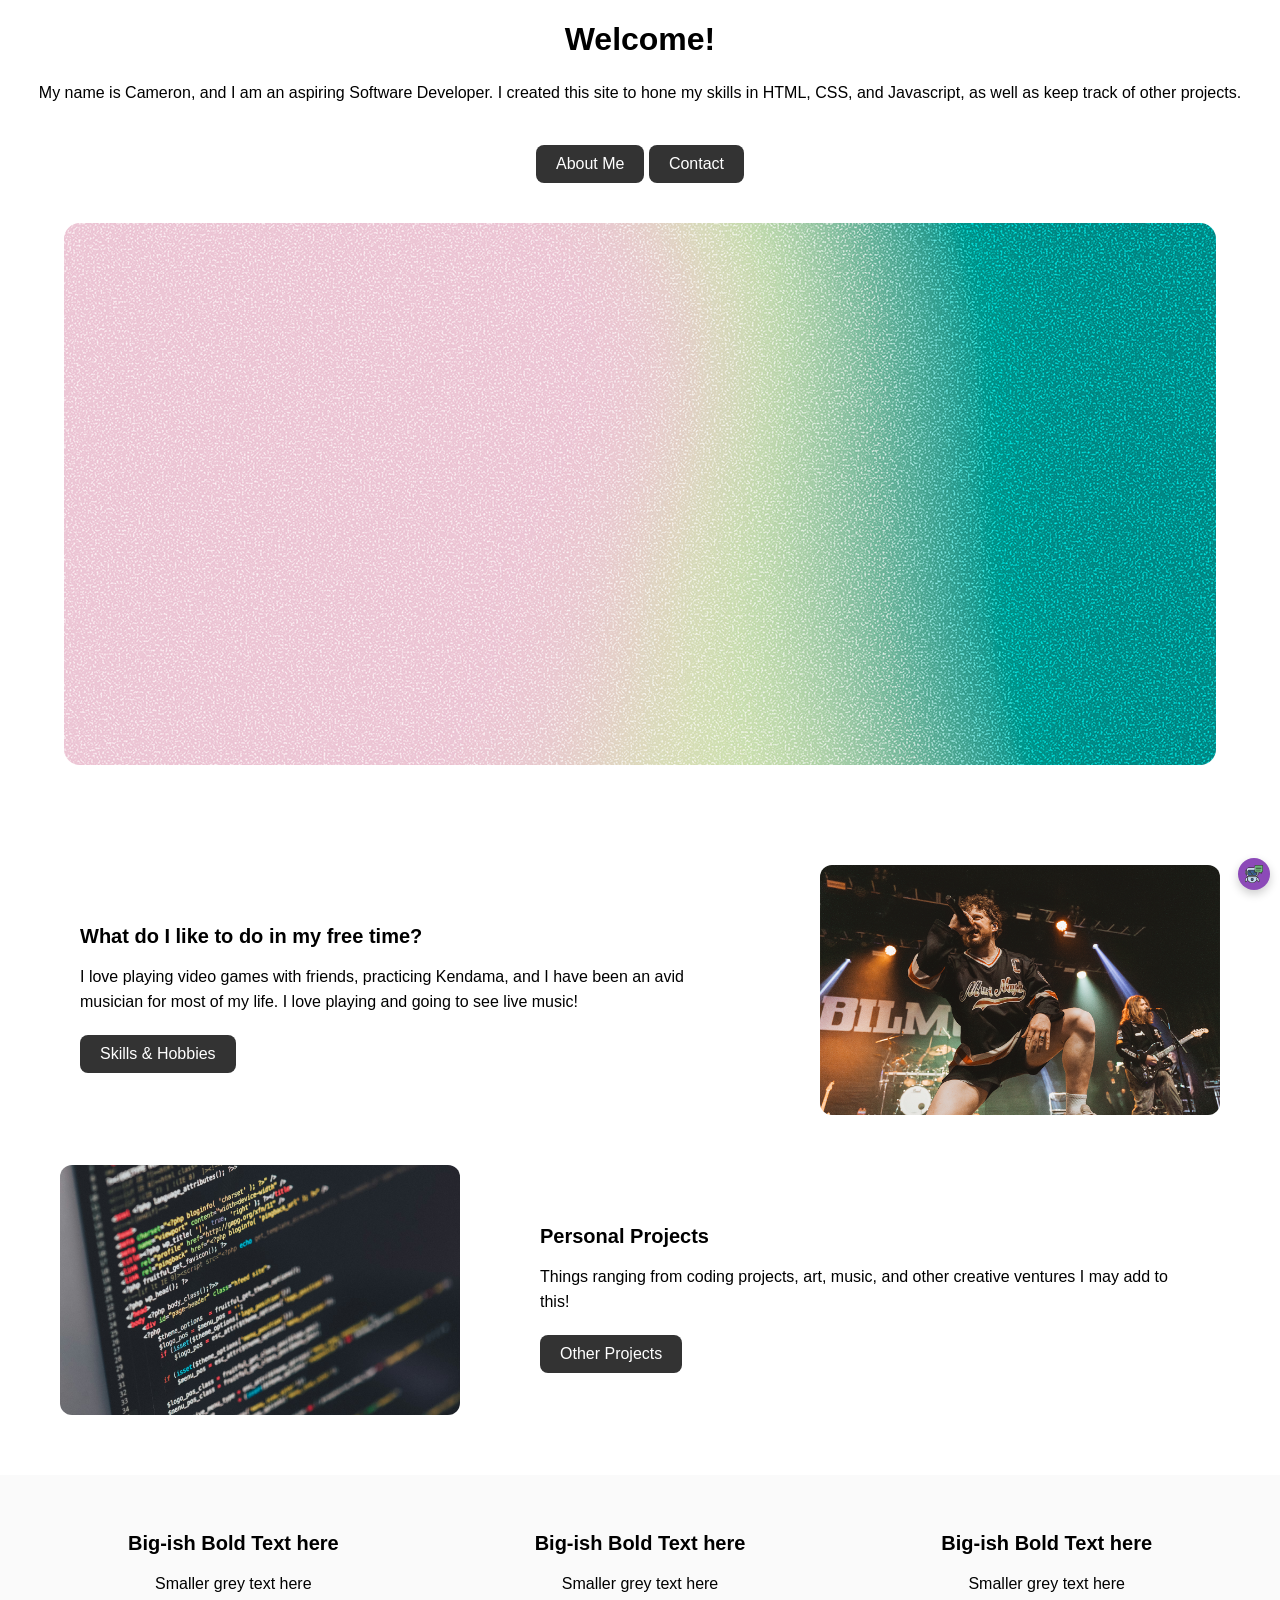
<file: index.html>
<!DOCTYPE html>
<html lang="en-US">

<head>
    <meta charset="UTF-8">
    <meta name="viewport" content="width=device-width", initial-scale="1.0">
    <link rel="stylesheet" href="css/style.css">
    <title><!-- Blank for now --></title>
</head>

<body>
    <main>
        <div id="landing-title">
            <h1>Welcome!</h1>
            <p>My name is Cameron, and I am an aspiring Software Developer. I created this site to hone my skills in HTML, CSS, and Javascript, as well as keep track of other projects.</p>
        </div>
        <div class="button-row">
            <a class="btn" href="https://youtube.com">About Me</a>
            <!-- <button id="about-btn" class="btn">About Me</button> -->
            <a class="btn">Contact</a>
        </div>
    </main>

    
    <section id="hero-image">
        <img src="images/gradient-placeholder.png">
    </section>

    <section id="featured-section">
        <div id="row1">
            <div id="text1">
                <h2>What do I like to do in my free time?</h2>
                <p>I love playing video games with friends, practicing Kendama, and I have been an avid musician for most of my life. I love playing and going to see live music!</p>
                <a class="btn">Skills & Hobbies</a>
            </div>
            <!-- IMPORTANT: Currently this license is copyrighted, I did reach out to the copyright
                 holder and am trying to get permissions to use. Even if th is doesn't go live I'd 
                 like to cite appropriately. Link here for later: https://mediajunkbox.com/live-reviews/bilmuri-south-arcade-at-o2-forum-kentish-town-london-2025/-->
            <img src="images/bilmuri-photo.jpg">
        </div>
        <div id="row2">
            <img src="images/coding-image.avif">
            <div id="text2">
                <h2>Personal Projects</h2>
                <p>Things ranging from coding projects, art, music, and other creative ventures I may add to this!</p>
                <a class="btn" href="projects.html">Other Projects</a>
            </div>
        </div>
    </section>

    <section id="text-section">
        <div class="text-block">
            <div class="block">
                <h2>Big-ish Bold Text here</h2>
                <p>Smaller grey text here</p>
            </div>
            <div class="block">
                <h2>Big-ish Bold Text here</h2>
                <p>Smaller grey text here</p>
            </div>
            <div class="block">
                <h2>Big-ish Bold Text here</h2>
                <p>Smaller grey text here</p>
            </div>
        </div>
    </section>

    <!-- This is the ENTIRE chat container for the bot as a whole -->
    <div id="chat-bot">
        <button id="chat-toggle">
            <img src="images/chatbot.png">
        </button>
        <!-- This is for the actual box that pops up. Starts 'hidden' the will toggle show/hide when clicked-->
        <div id="chat-container" class="hidden">
            <button id="close-chat">✖</button>
    <!-- This is the window where all the messages will appear -->
    <div id="chat-box"></div>
            <!-- This is where the text input from the user will go -->
            <div id="chat-input-field">
                <!-- This indicates a text type input, assigns an id to it, and gives placeholder text for the input field -->
                <input type="text" id="chat-input" placeholder="Ask me anything!"/>
                <!-- This is the 'send' button for the user to send their input to the bot -->
                <button id="send-btn">Send</button>
            </div>
        </div>
    </div>

<script src="scripts/chatbot.js"></script>
</body>

</html>
</file>
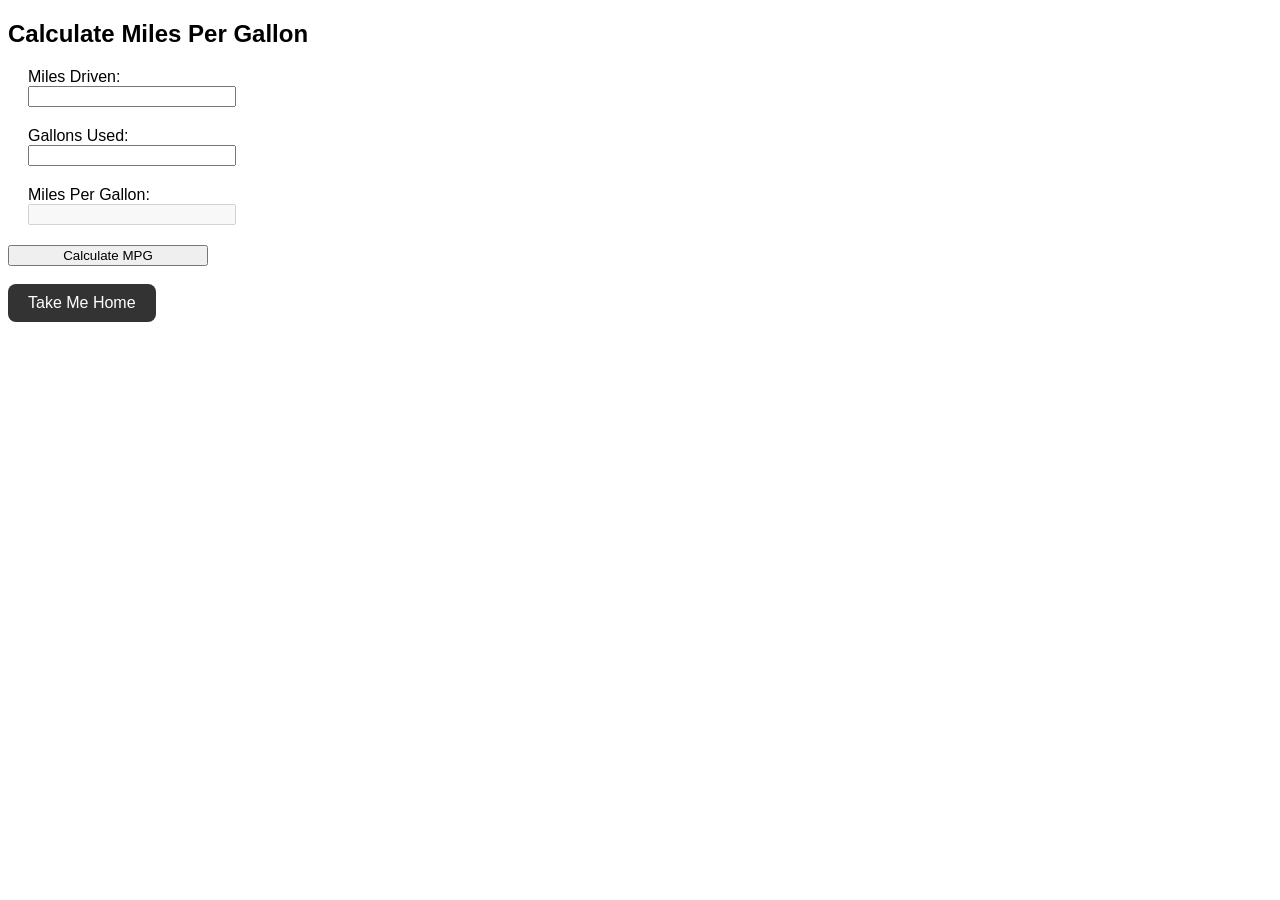
<file: mpg-app.html>
<!DOCTYPE html>
<head>
    <title>Miles Per Gallon App</title>
    <link rel="stylesheet" href="css/mpg-style.css">
</head>

<body>
    <main>
        <h2>Calculate Miles Per Gallon</h2>
            <div class="form-group">
                <label for="miles">Miles Driven: </label>
                <input type="text" id="miles">
            </div>

            <div class="form-group">
                <label for="gallons">Gallons Used: </label>
                <input type="text" id="gallons">
            </div>

            <div class="form-group">
                <label for="mpg">Miles Per Gallon: </label>
                <input type="text" id="mpg" disabled>
            </div>

        <input type="button" id="calculate" value="Calculate MPG"><br><br>
        <a class="btn" href="index.html">Take Me Home</a>
    </main>
    <script src="scripts/miles-per-gallon-script.js"></script>
</body>
</file>
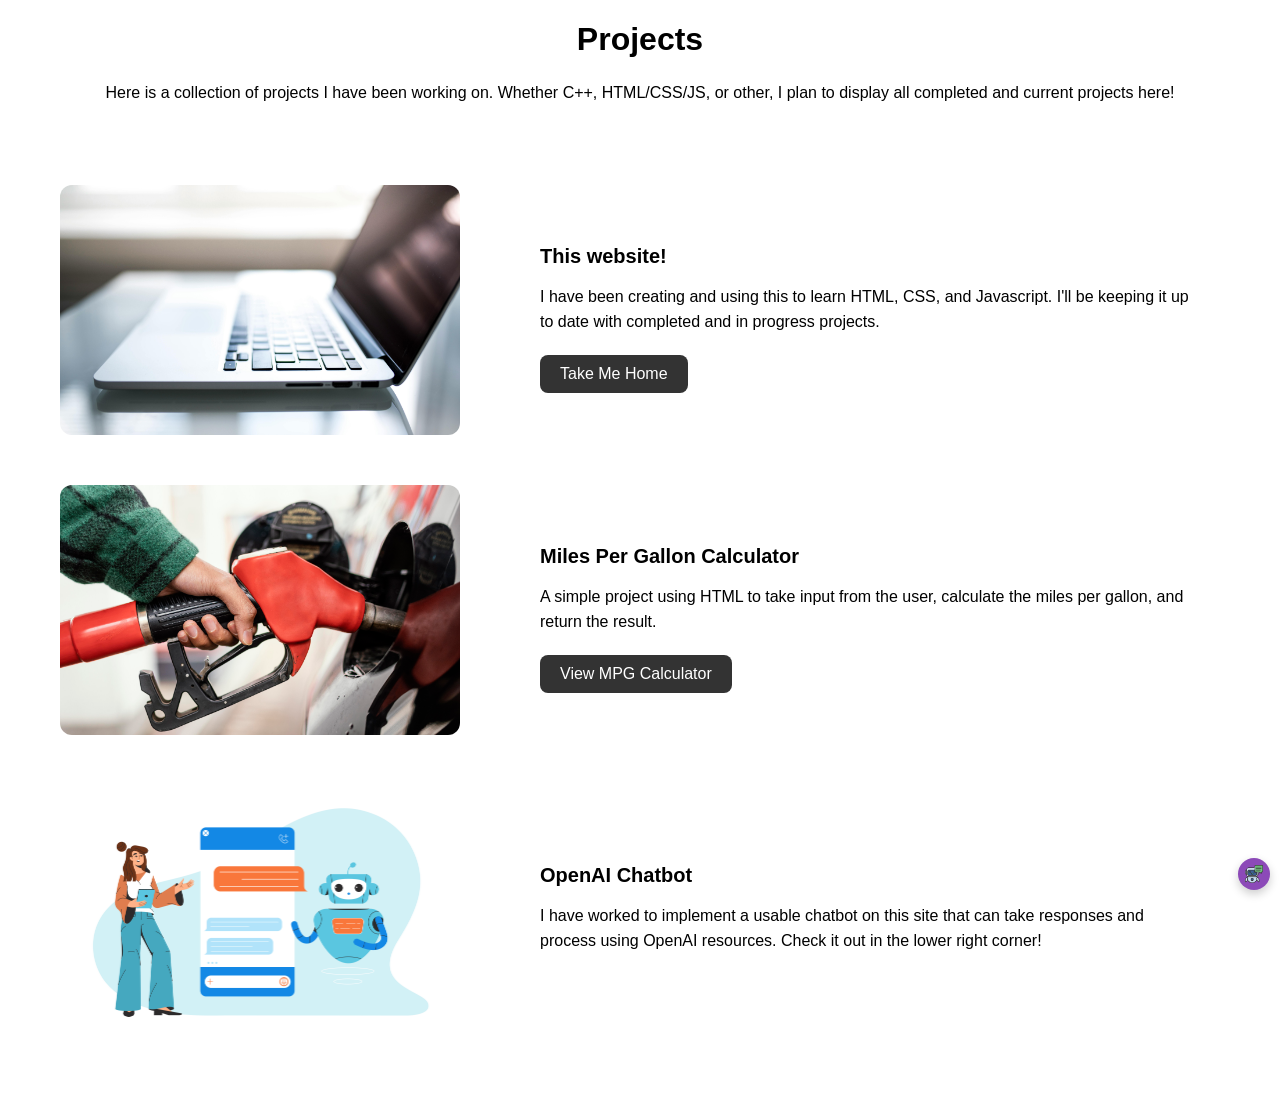
<file: projects.html>
<!DOCTYPE html>
<html lang="en-US">

<head>
    <meta charset="UTF-8">
    <meta name="viewport" content="width=device-width", initial-scale="1.0">
    <link rel="stylesheet" href="css/style.css">
    <title><!-- Blank for now --></title>
</head>

<body>
    <main>
        <div id="landing-title">
            <h1>Projects</h1>
            <p>Here is a collection of projects I have been working on. Whether C++, HTML/CSS/JS, or other, I plan to display all completed and current projects here!</p>
        </div>
    </main>

    

    <section id="project-section">
        <div id="row1">
            <img src="images/computer-image.jpg">
            <div id="text1">
                <h2>This website!</h2>
                <p>I have been creating and using this to learn HTML, CSS, and Javascript. I'll be keeping it up to date with completed and in progress projects.</p>
                <a class="btn" href="index.html">Take Me Home</a>
            </div>
        </div>

        <div id="row2">
            <img src="images/gas-pump.jpg">
            <div id="text2">
                <h2>Miles Per Gallon Calculator</h2>
                <p>A simple project using HTML to take input from the user, calculate the miles per gallon, and return the result.</p>
                <a class="btn" href="mpg-app.html">View MPG Calculator</a>
            </div>
        </div>

        <div id="row3">
            <img src="images/ai-chatbot.jpg">
            <div id="text3">
                <h2>OpenAI Chatbot</h2>
                <p>I have worked to implement a usable chatbot on this site that can take responses and process using OpenAI resources. Check it out in the lower right corner!</p>
                <!-- <a class="btn" href="mpg-app.html">View MPG Calculator</a> -->
            </div>
        </div>
    </section>

    <!-- This is the ENTIRE chat container for the bot as a whole -->
    <div id="chat-bot">
        <button id="chat-toggle">
            <img src="images/chatbot.png">
        </button>
        <!-- This is for the actual box that pops up. Starts 'hidden' the will toggle show/hide when clicked-->
        <div id="chat-container" class="hidden">
            <button id="close-chat">✖</button>
        <!-- This is the window where all the messages will appear -->
        <div id="chat-box"></div>
            <!-- This is where the text input from the user will go -->
            <div id="chat-input-field">
                <!-- This indicates a text type input, assigns an id to it, and gives placeholder text for the input field -->
                <input type="text" id="chat-input" placeholder="Ask me anything!"/>
                <!-- This is the 'send' button for the user to send their input to the bot -->
                <button id="send-btn">Send</button>
            </div>
        </div>
    </div>

    <script src="scripts/chatbot.js"></script>
</body>

</html>
</file>
<file: css/style.css>
body {
    margin: 0;
    font-family: Arial, sans-serif;
}

main {
    display: flex;
    flex-direction: column;
    align-items: center;
    justify-content: center;
    gap: 20px;
}

#landing-title {
    text-align: center;
}

#hero-image {
    display: flex;
    justify-content: center;
    align-items: center;
    margin: 40px 0;
}

/*  display: flex; turns the container into a layout system.
    Normally, divs stack by default. With flex, you gain control of alignment. */
#featured-section, #project-section  {
    display: flex;
    flex-direction: column;
    gap: 50px;
    padding: 60px;
}

#row1, #row2, #row3 {
    display: flex;
    align-items: center;
    gap: 60px;
}

#text1, #text2, #row1 img, #row2 img, #row3 img {
    flex: 1;
}

#text1, #text2, #text3 {
    padding: 20px;
}

#row1 img, #row2 img, #row3 img {
    width: 100%;
    max-width: 400px;
    height: 250px;
    object-fit: cover;
    border-radius: 12px;
}

#text-section {
    padding: 40px;
    background-color: #fafafa;
    text-align: center;
}

.text-block {
    display: flex;
    gap: 20px;
    justify-content: center;
}

.block {
    flex: 1;
}

h2 {
    font-size: 20px;
    margin-bottom: 10px;
}

p {
    margin-bottom: 20px;
    line-height: 1.6;
}

.btn {
    padding: 10px 20px;
    border-radius: 8px;
    border: none;
    background-color: #333;
    color: white;
    cursor: pointer;
    display: inline-block;
    text-decoration: none;
}

.btn:hover {
    background-color: #555;
    transform: scale(1.05);
}

.btn:active {
    transform: scale(0.95);
}

#chat-bot {
    position: fixed;
    bottom: 10px;
    right: 10px;
    font-family: Arial, sans-serif;
}

#chat-toggle {
    width: 32px;
    height: 32px;
    border-radius: 50%;
    display: flex;
    align-items: center;
    justify-content: center;
    background-color: #8c4ab8;
    border: none;
    cursor: pointer;
    box-shadow: 0 4px 10px rgba(0,0,0,0.2);
}

#chat-toggle img {
    width: 18px;
    height: 18px;
    object-fit: contain;
    display: block;
}

#chat-toggle:hover {
    transform: scale(1.05);
}

#chat-toggle:active {
    transform: scale(0.95);
}

#close-chat {
    align-self: flex-end;
    background-color: #8c4ab8; 
    border: none;
    font-size: 8px;
    cursor: pointer;
    padding: 5px 10px;
}

#chat-container {
    position: fixed;
    bottom: 10px;
    right: 10px;
    width: 250px;
    height: 350px;
    border: 1px solid #ccc;
    border-radius: 8px;
    background-color: white;
    display: flex;
    flex-direction: column;
    overflow: hidden;
}

/* Sometimes, display: flex; will override .hidden depending on order/specificity so I added !important and that seems to have fixed the toggle.*/
.hidden {
    display: none !important;
}

#chat-box {
    flex: 1;
    padding: 10px;
    overflow-y: auto;
    background-color: #f4f4f4;
    display: flex;
    flex-direction: column;
    gap: 5px; /* spacing between messages */
}

#chat-input-field {
  display: flex;          /* Input + button sit next to each other */
  border-top: 1px solid #ccc;
  padding: 5px; /* optional: smaller padding to fit */
  background-color: #fff; /* keeps input visible */
}

#chat-input {
    flex: 1;
    padding: 8px; /* smaller padding if needed */
    font-size: 10px; /* adjustable text size */
    border: 1px solid #ccc;
    border-radius: 5px;
    outline: none;
    max-width: 158px;
}

#send-btn {
    padding: 8px 12px; /* fits the smaller window */
    margin-left: 5px; /* small gap from input */
    font-size: 14px; /* adjustable text size */
    background-color: #7a7676;
    color: white;
    border: none;
    cursor: pointer;
    border-radius: 5px;
}

.message {
    max-width: 60%; /* prevents messages from spanning full width */
    padding: 10px 15px;
    border-radius: 15px;
    word-wrap: break-word;
    font-size: 12px; /* adjust smaller or larger as you like */
}

/* Bot messages on the left */
.message.bot {
    align-self: flex-start; /* left side */
    background-color: #e0e0e0; /* example bot color */
}

/* User messages on the right */
.message.user {
    align-self: flex-end; /* right side */
    background-color: #8c4ab8; /* example user color */
    color: white;
}
</file>
<file: css/mpg-style.css>
body {
    font-family: Arial, sans-serif;
}

.form-group {
    display: flex;
    flex-direction: column;
    margin: 20px;
}

input {
    width: 200px;
}

.btn {
    padding: 10px 20px;
    border-radius: 8px;
    border: none;
    background-color: #333;
    color: white;
    cursor: pointer;
    display: inline-block;
    text-decoration: none;
}

.btn:hover {
    background-color: #555;
    transform: scale(1.05);
}

.btn:active {
    transform: scale(0.95);
}
</file>
